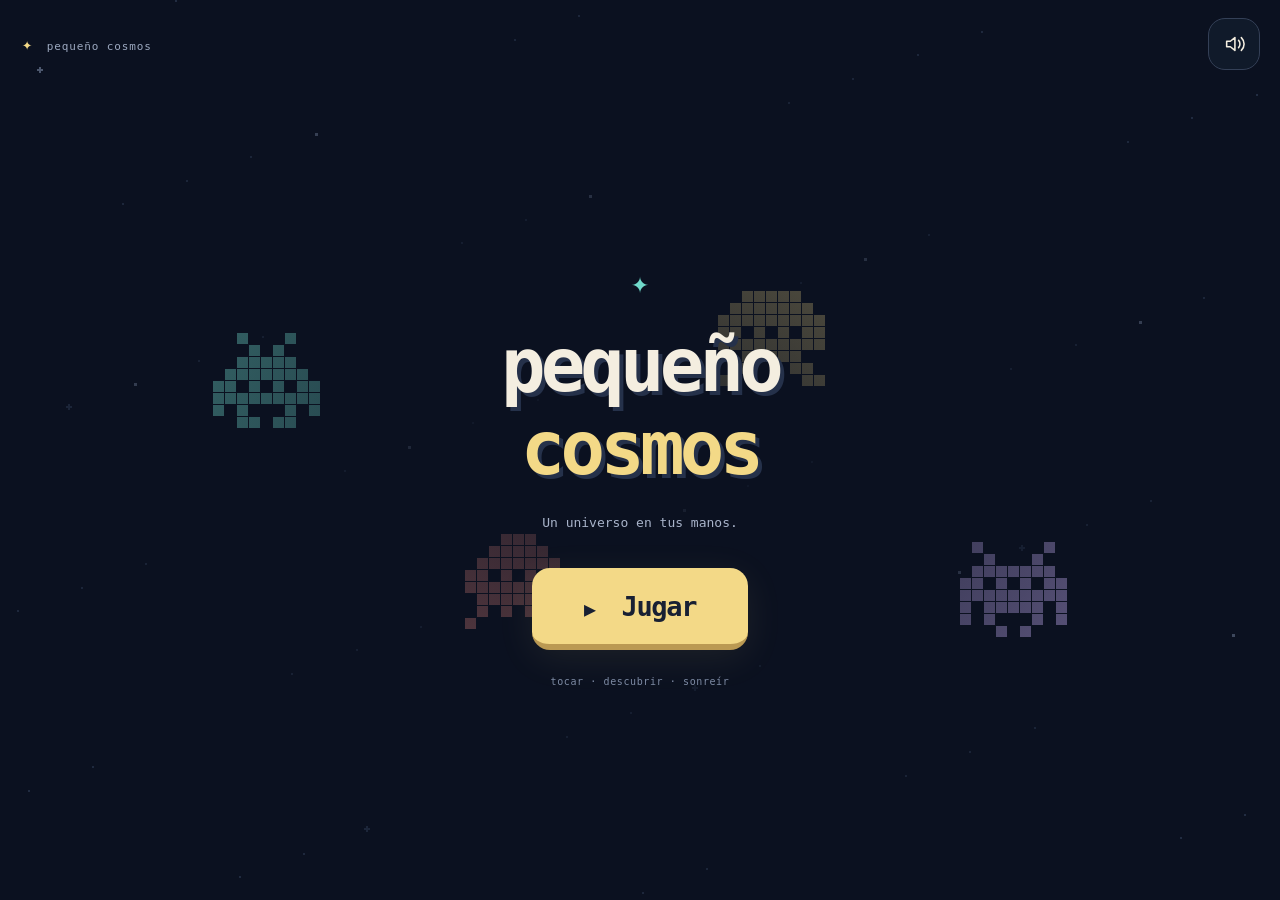
<file: docs/index.html>
<!doctype html>
<html lang="es">
<head>
  <meta charset="utf-8">
  <meta name="viewport" content="width=device-width, initial-scale=1, viewport-fit=cover">
  <meta name="theme-color" content="#0b1120">
  <meta name="apple-mobile-web-app-capable" content="yes">
  <meta name="mobile-web-app-capable" content="yes">
  <meta name="apple-mobile-web-app-status-bar-style" content="black-translucent">
  <meta name="description" content="Un pequeño universo de píxeles, estrellas y campanitas para tocar y descubrir.">
  <link rel="manifest" href="./manifest.webmanifest">
  <link rel="apple-touch-icon" href="./icon-180.png">
  <link rel="icon" href="./icon-192.png">
  <link rel="stylesheet" href="./style.css">
  <title>Pequeño Cosmos</title>
</head>
<body>
  <main id="universe">
    <canvas id="sky" aria-label="Universo interactivo: toca los marcianitos o dibuja estrellas con los dedos"></canvas>
    <header class="hud">
      <span class="wordmark" aria-hidden="true"><span>✦</span> pequeño cosmos</span>
      <button id="sound" class="sound" aria-label="Silenciar sonido" aria-pressed="false" title="Silenciar sonido">
        <svg viewBox="0 0 24 24" aria-hidden="true"><path d="M4 9h4l5-4v14l-5-4H4z"/><path class="waves" d="M17 8c2 2 2 6 0 8m3-11c4 4 4 10 0 14"/><path class="slash" d="m17 9 5 6m0-6-5 6"/></svg>
      </button>
    </header>
    <section id="welcome" aria-labelledby="title">
      <div class="intro">
        <span class="tiny-star" aria-hidden="true">✦</span>
        <h1 id="title">pequeño<br><span>cosmos</span></h1>
        <p>Un universo en tus manos.</p>
        <button id="play"><span aria-hidden="true">▶</span> Jugar</button>
        <span class="caption">tocar · descubrir · sonreír</span>
      </div>
    </section>
    <span id="safe-area" aria-hidden="true"></span>
  </main>
  <script type="module" src="./game.js"></script>
</body>
</html>
</file>
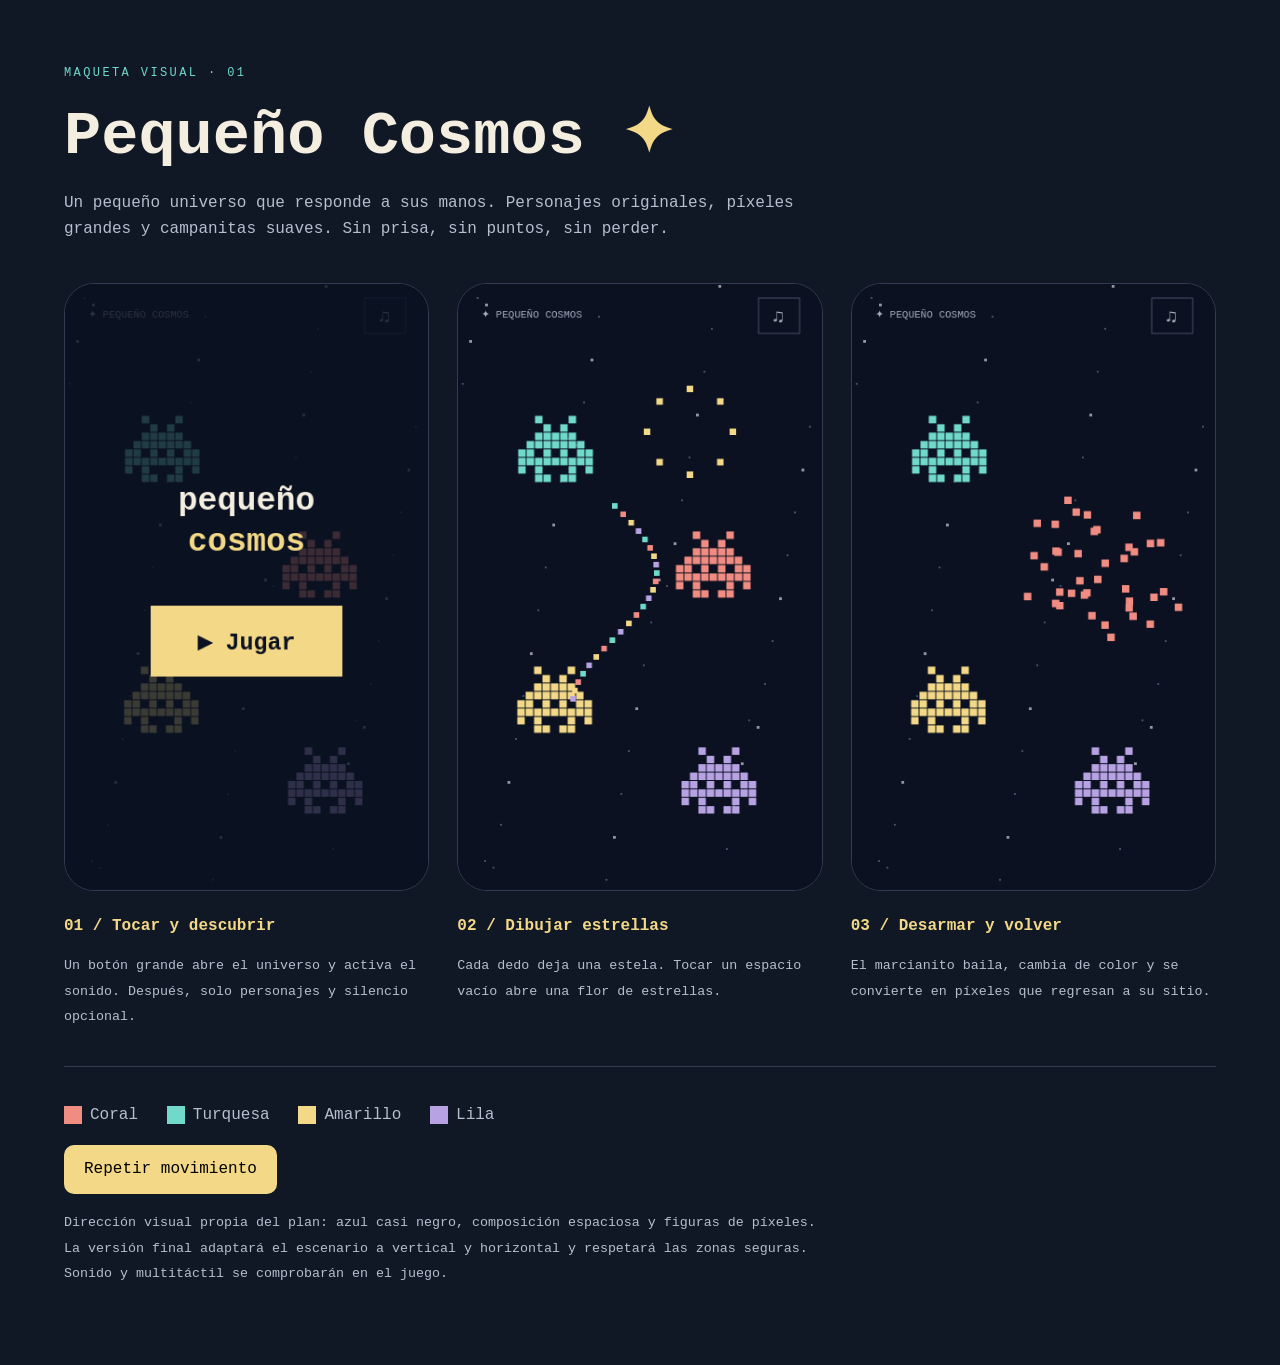
<file: design/mockup.html>
<!doctype html>
<html lang="es"><meta charset="utf-8"><meta name="viewport" content="width=device-width,initial-scale=1">
<title>Pequeño Cosmos · maqueta</title>
<style>
*{box-sizing:border-box}body{margin:0;background:#101725;color:#f4eee0;font:16px/1.6 ui-monospace,monospace;padding:clamp(20px,5vw,70px)}main{max-width:1160px;margin:auto}.eyebrow{color:#70d9ca;font-size:12px;letter-spacing:.2em}h1{font:700 clamp(32px,6vw,62px)/1.1 ui-monospace,monospace;margin:20px 0}p{max-width:760px;color:#b7bfce}.grid{display:grid;grid-template-columns:repeat(3,minmax(0,1fr));gap:28px;margin-top:40px}article{min-width:0}canvas{width:100%;aspect-ratio:390/650;background:#0b1120;border:1px solid #333b50;border-radius:30px}h2{font-size:16px;color:#f3d987}small{color:#b7bfce}.swatch{display:inline-block;width:18px;height:18px;margin-right:8px;vertical-align:middle}footer{margin-top:36px;border-top:1px solid #333b50;padding-top:20px}button{font:inherit;background:#f3d987;border:0;padding:12px 20px;border-radius:10px;cursor:pointer}@media(max-width:700px){.grid{grid-template-columns:minmax(0,1fr)}canvas{max-width:330px}.grid article{margin:auto}}
</style><main><div class="eyebrow">MAQUETA VISUAL · 01</div><h1>Pequeño Cosmos<span style="color:#f3d987"> ✦</span></h1><p>Un pequeño universo que responde a sus manos. Personajes originales, píxeles grandes y campanitas suaves. Sin prisa, sin puntos, sin perder.</p><div class="grid"><article><canvas width="390" height="650" data-state="0"></canvas><h2>01 / Tocar y descubrir</h2><small>Un botón grande abre el universo y activa el sonido. Después, solo personajes y silencio opcional.</small></article><article><canvas width="390" height="650" data-state="1"></canvas><h2>02 / Dibujar estrellas</h2><small>Cada dedo deja una estela. Tocar un espacio vacío abre una flor de estrellas.</small></article><article><canvas width="390" height="650" data-state="2"></canvas><h2>03 / Desarmar y volver</h2><small>El marcianito baila, cambia de color y se convierte en píxeles que regresan a su sitio.</small></article></div><footer><p><span class="swatch" style="background:#f18c83"></span>Coral &nbsp; <span class="swatch" style="background:#70d9ca"></span>Turquesa &nbsp; <span class="swatch" style="background:#f3d987"></span>Amarillo &nbsp; <span class="swatch" style="background:#b7a2e4"></span>Lila</p><button id="replay">Repetir movimiento</button><p><small>Dirección visual propia del plan: azul casi negro, composición espaciosa y figuras de píxeles. La versión final adaptará el escenario a vertical y horizontal y respetará las zonas seguras. Sonido y multitáctil se comprobarán en el juego.</small></p></footer></main>
<script>
const shape=['001000100','000101000','001111100','011111110','110101011','111111111','101000101','001101100'];let start=performance.now();document.querySelector('#replay').onclick=()=>start=performance.now();
function draw(t){document.querySelectorAll('canvas').forEach(c=>{const x=c.getContext('2d'),state=+c.dataset.state;x.fillStyle='#0b1120';x.fillRect(0,0,390,650);for(let i=0;i<48;i++){x.fillStyle=i%3?'#46516c':'#9296a0';x.fillRect((i*97+29)%380,(i*151+21)%650,i%3?2:3,i%3?2:3)}x.fillStyle='#a5adbe';x.font='11px monospace';x.fillText('✦ PEQUEÑO COSMOS',25,36);x.strokeStyle='#46516c';x.strokeRect(322,15,44,38);x.font='20px monospace';x.fillText('♫',337,41);const colors=['#70d9ca','#f18c83','#f3d987','#b7a2e4'];[[105,173],[274,297],[104,446],[280,537]].forEach(([cx,cy],i)=>{shape.forEach((r,yy)=>[...r].forEach((v,xx)=>{if(v==='0')return;let scatter=state===2&&i===1?Math.sin(Math.min(1,(t-start)%3400/2200)*Math.PI)*52:0;x.fillStyle=colors[i];x.fillRect(cx+(xx-4.5)*9+Math.sin(xx*7+yy)*scatter,cy+(yy-4)*9+Math.cos(yy*4+xx)*scatter+Math.sin(t/1200+i)*5,8,8)}))});if(state===0){x.fillStyle='#0b1120c9';x.fillRect(0,0,390,650);x.textAlign='center';x.fillStyle='#f4eee0';x.font='bold 35px monospace';x.fillText('pequeño',195,242);x.fillStyle='#f3d987';x.fillText('cosmos',195,286);x.fillStyle='#f3d987';x.fillRect(92,345,206,76);x.fillStyle='#0b1120';x.font='bold 25px monospace';x.fillText('▶ Jugar',195,392);x.textAlign='left'}if(state===1){for(let i=0;i<24;i++){x.fillStyle=colors[i%4];x.fillRect(165+Math.sin(i/5)*45,235+i*9,6,6)}for(let i=0;i<8;i++){const a=i*Math.PI/4;x.fillStyle='#f3d987';x.fillRect(245+Math.cos(a)*46,155+Math.sin(a)*46,7,7)}}});requestAnimationFrame(draw)}requestAnimationFrame(draw);
</script></html>
</file>
<file: docs/style.css>
:root{color-scheme:dark;--night:#0b1120;--cream:#f4eee0;--yellow:#f3d987;--teal:#70d9ca}
*{box-sizing:border-box;-webkit-tap-highlight-color:transparent}
html,body{margin:0;width:100%;height:100%;overflow:hidden;overscroll-behavior:none;background:var(--night)}
body{font-family:ui-monospace,SFMono-Regular,Menlo,Consolas,monospace;color:var(--cream);-webkit-user-select:none;user-select:none}
button{font:inherit;cursor:pointer;touch-action:manipulation}button:focus-visible{outline:3px solid var(--teal);outline-offset:6px}
#universe{position:fixed;inset:0;overflow:hidden;touch-action:none}
#sky{display:block;width:100%;height:100%;touch-action:none}
.hud{position:absolute;top:0;left:0;right:0;padding:calc(env(safe-area-inset-top) + 18px) calc(env(safe-area-inset-right) + 20px) 0 calc(env(safe-area-inset-left) + 22px);display:flex;justify-content:space-between;align-items:center;pointer-events:none;z-index:2;gap:14px}
.wordmark{font-size:11px;letter-spacing:.08em;color:#9ca8bf}.wordmark span{color:var(--yellow);font-size:17px;margin-right:6px}
.sound{pointer-events:auto;display:grid;place-items:center;width:52px;height:52px;flex-shrink:0;border:1px solid #344057;background:#121c2cde;color:var(--cream);border-radius:17px}
.sound svg{width:22px;height:22px;fill:none;stroke:currentColor;stroke-width:1.7;stroke-linecap:round;stroke-linejoin:round}.sound .slash{display:none}.sound[aria-pressed=true] .waves{display:none}.sound[aria-pressed=true] .slash{display:block}.sound[aria-pressed=true]{color:#a9b4ca}
#welcome{position:absolute;inset:0;display:grid;place-items:center;padding:calc(env(safe-area-inset-top) + 76px) 20px calc(env(safe-area-inset-bottom) + 24px);background:radial-gradient(ellipse at center,#0b1120eb 0%,#0b1120a0 48%,#0b112030 100%)}
#welcome[hidden]{display:none}.intro{text-align:center}.tiny-star{font-size:30px;color:var(--teal);display:block;margin-bottom:24px}
h1{font-size:clamp(42px,11vw,74px);font-weight:800;line-height:1.12;letter-spacing:-.065em;margin:0;text-shadow:4px 4px 0 #25314a}h1 span{color:var(--yellow)}
.intro p{font-size:13px;line-height:1.6;color:#a9b4ca;margin:24px 0 34px}
#play{display:block;margin:0 auto;background:var(--yellow);color:#182033;border:0;border-bottom:6px solid #ba9953;border-radius:18px;min-height:82px;min-width:216px;font-size:27px;font-weight:700;letter-spacing:-.05em;box-shadow:0 8px 38px #f3d98715}
#play:active{transform:translateY(3px);border-bottom-width:3px}#play span{font-size:20px;margin-right:12px}.caption{display:block;color:#7e8ba4;font-size:10px;letter-spacing:.06em;margin-top:26px}
#safe-area{position:absolute;visibility:hidden;pointer-events:none;padding:env(safe-area-inset-top) env(safe-area-inset-right) env(safe-area-inset-bottom) env(safe-area-inset-left)}
@media(max-height:480px){#welcome{padding-top:65px;padding-bottom:12px}.tiny-star{display:none}h1{font-size:38px}h1 br{display:none}h1 span::before{content:' '}.intro p{margin:12px 0 18px}#play{min-height:66px;min-width:208px;font-size:24px}.caption{margin-top:14px}.hud{padding-top:calc(env(safe-area-inset-top) + 10px)}}
@media(prefers-reduced-motion:reduce){#play:active{transform:none}}
</file>
